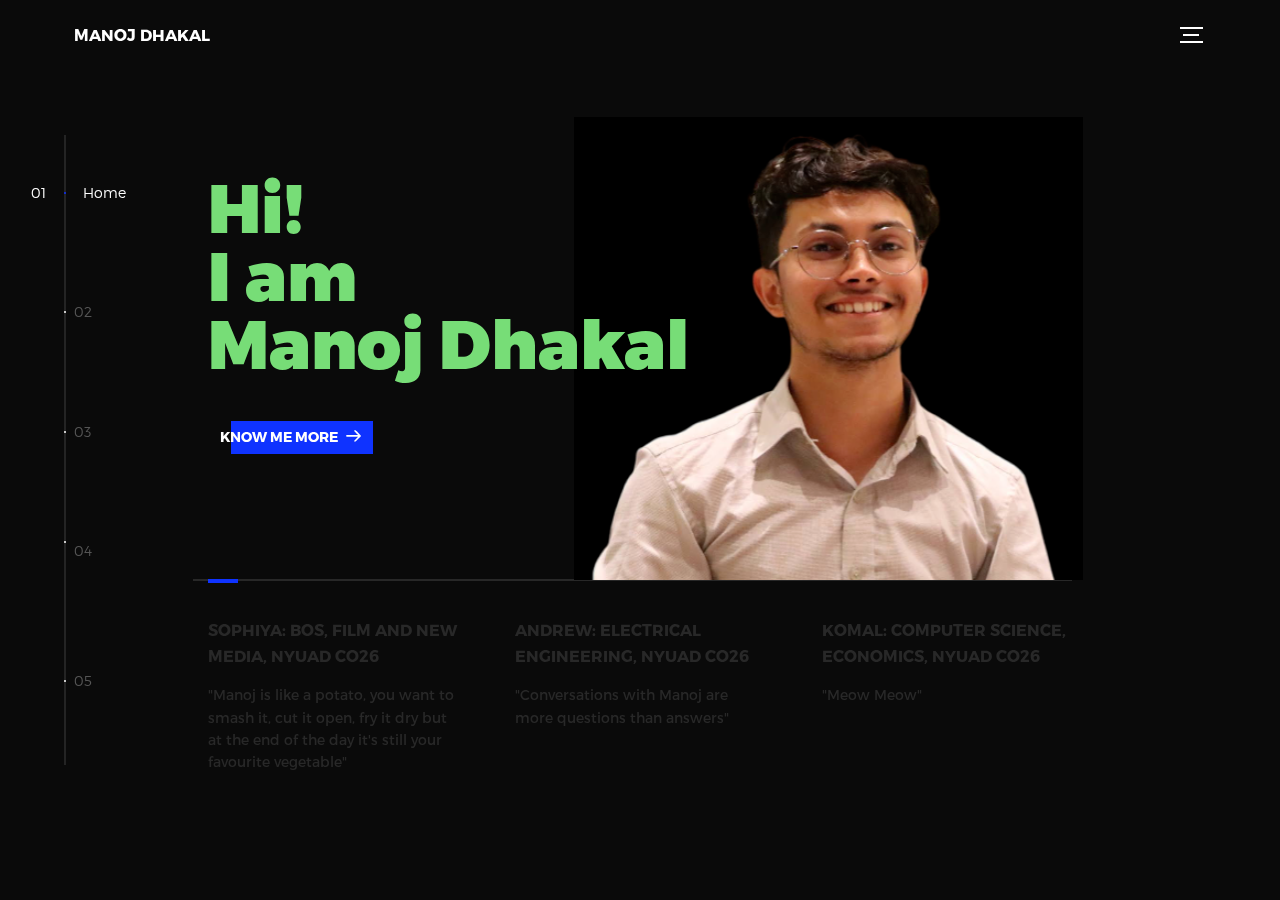
<file: index.html>
<!DOCTYPE html>
<html lang="en">
<head>
  <title>Manoj Dhakal</title>
  <meta charset="utf-8">
  <meta name="viewport" content="width=device-width, initial-scale=1">
  <meta http-equiv="X-UA-Compatible" content="IE=edge">
  <meta name="description" content="HTML5 website template">
  <meta name="keywords" content="global, template, html, sass, jquery">
  <meta name="author" content="Manoj Dhakal">
  <link rel="stylesheet" href="assets/css/main.css">
  <style>
.temp a {
  text-decoration: none;
  color: white;
}
.my-name{
  color: #77DD77;
}
.image-container {
  display: flex;
  flex-wrap: wrap;
}

.image-card {
  display: flex;
  flex-direction: column;
  align-items: center;
  text-align: center;
  width: 33.33%;
  padding: 20px;
  box-sizing: border-box;
  transition: transform 0.2s ease-in-out;
}
.image-card:hover{
  transform: scale(1.2);
}

.image-card img {
  max-width: 100%;
  height: 150px;
}

.image-card h3 {
  margin: 10px 0;
}

.image-card p {
  color: white;
}
.card-text{
  margin-top: 1px;
}
.this{
  text-decoration: none;
  color: white;
}

</style>

</head>
<body>

<!-- notification for small viewports and landscape oriented smartphones -->
<div class="device-notification">
  <a class="device-notification--logo" href="#0">
    <p>Manoj Dhakal</p>
  </a>
  <p class="device-notification--message">Hey there! If you want to know about me, I request you orient your device to portrait or find a larger screen. You won't be disappointed.</p>
</div>

<div class="perspective effect-rotate-left">
  <div class="container"><div class="outer-nav--return"></div>
    <div id="viewport" class="l-viewport">
      <div class="l-wrapper">
        <header class="header">
          <a class="header--logo" href="#0">

            <p>Manoj Dhakal</p>
          </a>
          <!--<button class="header--cta cta">Know Me More</button>-->
          <div class="header--nav-toggle">
            <span></span>
          </div>
        </header>
        <nav class="l-side-nav">
          <ul class="side-nav">
            <li class="is-active"><span>Home</span></li>
            <li><span>About</span></li>
            <li><span>Projects</span></li>
            <li><span>Experience/Jobs</span></li>
            <li><span>Know Me More</span></li>
          </ul>
        </nav>
        <ul class="l-main-content main-content">
          <li class="l-section section section--is-active">
            <div class="intro">
              <div class="intro--banner">
                <div class="my-name">
                <h1>Hi!<br>I am<br>Manoj Dhakal</h1>
                  </div>
                <button class="cta">Know Me More
                  <svg version="1.1" id="Layer_1" xmlns="http://www.w3.org/2000/svg" xmlns:xlink="http://www.w3.org/1999/xlink" x="0px" y="0px" viewBox="0 0 150 118" style="enable-background:new 0 0 150 118;" xml:space="preserve">
                  <g transform="translate(0.000000,118.000000) scale(0.100000,-0.100000)">
                    <path d="M870,1167c-34-17-55-57-46-90c3-15,81-100,194-211l187-185l-565-1c-431,0-571-3-590-13c-55-28-64-94-18-137c21-20,33-20,597-20h575l-192-193C800,103,794,94,849,39c20-20,39-29,61-29c28,0,63,30,298,262c147,144,272,271,279,282c30,51,23,60-219,304C947,1180,926,1196,870,1167z"/>
                  </g>
                  </svg>
                  <span class="btn-background"></span>
                </button>
                <img src="assets/img/introduction-visual.png" alt="Welcome">
              </div>
              <div class="intro--options">
                <a href="#0">
                  <h3>Sophiya: BOS, Film and New Media, NYUAD CO26</h3>
                  <p>"Manoj is like a potato, you want to smash it, cut it open, fry it dry but at the end of the day it's still your favourite vegetable"</p>
                </a>
                <a href="#0">
                  <h3>Andrew: Electrical Engineering, NYUAD CO26</h3>
                  <p>"Conversations with Manoj are more questions than answers"</p>
                </a>
                <a href="#0">
                  <h3>Komal: Computer Science, Economics, NYUAD CO26</h3>
                  <p>"Meow Meow"</p>
                </a>

              </div>
            </div>
          </li>
          <li class="l-section section">
            <div class="contact">

              <div class="contact--lockup">
                <h2>Computer Science, Philosophy & Applied Math,<br>
                Class of 2026, New York University Abu Dhabi  </h2>

                <div class="modal">

                  <div class="modal--information">
                    <p>Saadiyat Island, Abu Dhabi</p>
                    <a href="mailto:md5121@nyu.edu">md5121@nyu.edu</a>

                  </div>
                  <ul class="modal--options">
                    <li><a href="https://www.linkedin.com/in/manoj-dhakal-4950a71b7/" target="_blank">LINKEDIN</a></li>
                    <li><a href="https://www.instagram.com/swirling_atoms/" target="_blank">INSTAGRAM</a></li>
                    <li><a href="https://twitter.com/swirling_atoms" target="_blank">TWITTER</a></li>

                  </ul>
                </div>
              </div>
            </div>
          </li>

          <li class="l-section section">
            <div class="work">
              <h2>Selected Works</h2>
              <div class="work--lockup">
                <ul class="slider">




          

                   <li class="slider--item slider--item-left active">
                    <a href="https://www.youtube.com/@piJackMathman" target="_blank">
                      <div class="slider--item-image">
                        <img src="assets/img/logo_bojack.png" alt="Bojack">

                      </div>
                      <p class="slider--item-title">piJack Mathman</p>
                      <p class="slider--item-description">My solo Youtube project (phased out) where I make animated explanatory math videos using manim library in Python, inspired from 3blue1brown</p>
                    </a>
                  </li>
                  <li class="slider--item slider--item-center active">
                    <a href="https://www.youtube.com/@philosloppy" target="_blank">
                      <div class="slider--item-image">
                        <img src="assets/img/epistemic_spaghetti.png" alt="Poster">
                      </div>
                      <p class="slider--item-title">Epistemic Spaghetti</p>
                      <p class="slider--item-description">My solo Youtube project (currently running) where I make explanatory philosophical videos, catered to a non-philosophical audience</p>
                    </a>
                  </li>
                 

                  <li class="slider--item slider--item-right active">
                    <a href="">
                      <div class="slider--item-image">
                        <img src="assets/img/coming_soon.jpg" alt="thumbnail">
                      </div>
                      <p class="slider--item-title">Philosloppy</p>
                      <p class="slider--item-description">An ongoing project which uses Computer Science as a means for Philosophical ends ;) </p>
                    </a>
                  </li>





        </ul>
                <br>
                <br>
                <br>
                <h2>Other Works</h2>
                <div class="image-container">
                  <div class="image-card">
                    <a href="https://github.com/manoj-dhakal/data_karkhana.git" target="_blank">
                    <img src="assets/img/data_karkhana.png" alt="Image 1">
                      <div class = "this">
                    <h3>Data Karkhana</h3>
                      </div>
                    <p class="card-text">A Hybrid Model (p2p + client-server based) for File Sharing</p>
                    </a>

                  </div>

                  <div class="image-card">
                    <a href="">
                    <img src="assets/img/phil_paper.png" alt="Image 2">
                      <div class = "this">
                    <h3>Scientific Knowledge: Analysis ofFregean vs Russelian accounts...</h3>
                      </div>
                    <p class="card-text">Final Paper for my Philosophy of Language Class, Spring 2024</p>
                    </a>
                  </div>

                  <div class="image-card">
                    <a href ="https://samsad.vercel.app">
                    <img src="assets/img/samsad.jpeg" alt="Image 3" target="_blank">
                      <div class = "this">
                    <h3>Representation in Nepal</h3>
                      </div>
                    <p class="card-text">A group research under Incubate Nepal </p>
                    </a>
                  </div>
                </div>


                <div class="slider--prev">
                  <svg version="1.1" id="Layer_1" xmlns="http://www.w3.org/2000/svg" xmlns:xlink="http://www.w3.org/1999/xlink" x="0px" y="0px"
                  viewBox="0 0 150 118" style="enable-background:new 0 0 150 118;" xml:space="preserve">
                  <g transform="translate(0.000000,118.000000) scale(0.100000,-0.100000)">
                    <path d="M561,1169C525,1155,10,640,3,612c-3-13,1-36,8-52c8-15,134-145,281-289C527,41,562,10,590,10c22,0,41,9,61,29
                    c55,55,49,64-163,278L296,510h575c564,0,576,0,597,20c46,43,37,109-18,137c-19,10-159,13-590,13l-565,1l182,180
                    c101,99,187,188,193,199c16,30,12,57-12,84C631,1174,595,1183,561,1169z"/>
                  </g>
                  </svg>
                </div>
                <div class="slider--next">
                  <svg version="1.1" id="Layer_1" xmlns="http://www.w3.org/2000/svg" xmlns:xlink="http://www.w3.org/1999/xlink" x="0px" y="0px" viewBox="0 0 150 118" style="enable-background:new 0 0 150 118;" xml:space="preserve">
                  <g transform="translate(0.000000,118.000000) scale(0.100000,-0.100000)">
                    <path d="M870,1167c-34-17-55-57-46-90c3-15,81-100,194-211l187-185l-565-1c-431,0-571-3-590-13c-55-28-64-94-18-137c21-20,33-20,597-20h575l-192-193C800,103,794,94,849,39c20-20,39-29,61-29c28,0,63,30,298,262c147,144,272,271,279,282c30,51,23,60-219,304C947,1180,926,1196,870,1167z"/>
                  </g>
                  </svg>
                </div>
              </div>
            </div>
          </li>
          <li class="l-section section">
            <div class="about">
              <div class="about--banner">
                <h2>I<br>am<br>an<br>epistemic<br>spaghetti</h2>
                <a href="#0">Affiliations
                  <span>
                    <svg version="1.1" id="Layer_1" xmlns="http://www.w3.org/2000/svg" xmlns:xlink="http://www.w3.org/1999/xlink" x="0px" y="0px" viewBox="0 0 150 118" style="enable-background:new 0 0 150 118;" xml:space="preserve">
                    <g transform="translate(0.000000,118.000000) scale(0.100000,-0.100000)">
                      <path d="M870,1167c-34-17-55-57-46-90c3-15,81-100,194-211l187-185l-565-1c-431,0-571-3-590-13c-55-28-64-94-18-137c21-20,33-20,597-20h575l-192-193C800,103,794,94,849,39c20-20,39-29,61-29c28,0,63,30,298,262c147,144,272,271,279,282c30,51,23,60-219,304C947,1180,926,1196,870,1167z"/>
                    </g>
                    </svg>
                  </span>
                </a>
                <img src="assets/img/bg.jpg" alt="Me">
              </div>

              <div class="about--options">
                <a href="https://nyuad.nyu.edu/en/research/faculty-labs-and-projects/laboratory-for-computer-human-intelligence.html" target="_blank">
                  <h3>Student Researcher, Laboratory for Computer Human Interaction</h3>
                </a>
        
                
                <a href="https://www.eanyuad.org" target="_blank">
                  <h3>AGI Fellowship Falicitator,<br> IDEA Fellow</h3>
                </a>


                <a href="https://www.instagram.com/nyuadstugov/?hl=en" target="_blank">
                  <h3>Diversity Committee</h3>
                </a>

                
              </div>
            </div>
          </li>
          <li class="l-section section">
            <div class="hire">
              <h2>If you want to talk to me about any of these: </h2>
              <!-- checkout formspree.io for easy form setup -->
              <form class="work-request">
                <div class="work-request--options">
                  <span class="options-a">
                    <input id="opt-1" type="checkbox" value="app design">
                    <label for="opt-1">
                      <svg version="1.1" id="Layer_1" xmlns="http://www.w3.org/2000/svg" xmlns:xlink="http://www.w3.org/1999/xlink" x="0px" y="0px"
                      viewBox="0 0 150 111" style="enable-background:new 0 0 150 111;" xml:space="preserve">
                      <g transform="translate(0.000000,111.000000) scale(0.100000,-0.100000)">
                        <path d="M950,705L555,310L360,505C253,612,160,700,155,700c-6,0-44-34-85-75l-75-75l278-278L550-5l475,475c261,261,475,480,475,485c0,13-132,145-145,145C1349,1100,1167,922,950,705z"/>
                      </g>
                      </svg>
                      Philosophical musings

                    </label>
                    <input id="opt-2" type="checkbox" value="graphic design">
                    <label for="opt-2">
                      <svg version="1.1" id="Layer_1" xmlns="http://www.w3.org/2000/svg" xmlns:xlink="http://www.w3.org/1999/xlink" x="0px" y="0px"
                      viewBox="0 0 150 111" style="enable-background:new 0 0 150 111;" xml:space="preserve">
                      <g transform="translate(0.000000,111.000000) scale(0.100000,-0.100000)">
                        <path d="M950,705L555,310L360,505C253,612,160,700,155,700c-6,0-44-34-85-75l-75-75l278-278L550-5l475,475c261,261,475,480,475,485c0,13-132,145-145,145C1349,1100,1167,922,950,705z"/>
                      </g>
                      </svg>
                      Poetry/Writing
                    </label>
                    <input id="opt-3" type="checkbox" value="motion design">
                    <label for="opt-3">
                      <svg version="1.1" id="Layer_1" xmlns="http://www.w3.org/2000/svg" xmlns:xlink="http://www.w3.org/1999/xlink" x="0px" y="0px"
                      viewBox="0 0 150 111" style="enable-background:new 0 0 150 111;" xml:space="preserve">
                      <g transform="translate(0.000000,111.000000) scale(0.100000,-0.100000)">
                        <path d="M950,705L555,310L360,505C253,612,160,700,155,700c-6,0-44-34-85-75l-75-75l278-278L550-5l475,475c261,261,475,480,475,485c0,13-132,145-145,145C1349,1100,1167,922,950,705z"/>
                      </g>
                      </svg>
                      Math Animations
                    </label>
                  </span>
                  <span class="options-b">
                    <input id="opt-4" type="checkbox" value="ux design">
                    <label for="opt-4">
                      <svg version="1.1" id="Layer_1" xmlns="http://www.w3.org/2000/svg" xmlns:xlink="http://www.w3.org/1999/xlink" x="0px" y="0px"
                      viewBox="0 0 150 111" style="enable-background:new 0 0 150 111;" xml:space="preserve">
                      <g transform="translate(0.000000,111.000000) scale(0.100000,-0.100000)">
                        <path d="M950,705L555,310L360,505C253,612,160,700,155,700c-6,0-44-34-85-75l-75-75l278-278L550-5l475,475c261,261,475,480,475,485c0,13-132,145-145,145C1349,1100,1167,922,950,705z"/>
                      </g>
                      </svg>
                      Artificial Intelligence
                    </label>
                    <input id="opt-5" type="checkbox" value="webdesign">
                    <label for="opt-5">
                      <svg version="1.1" id="Layer_1" xmlns="http://www.w3.org/2000/svg" xmlns:xlink="http://www.w3.org/1999/xlink" x="0px" y="0px"
                      viewBox="0 0 150 111" style="enable-background:new 0 0 150 111;" xml:space="preserve">
                      <g transform="translate(0.000000,111.000000) scale(0.100000,-0.100000)">
                        <path d="M950,705L555,310L360,505C253,612,160,700,155,700c-6,0-44-34-85-75l-75-75l278-278L550-5l475,475c261,261,475,480,475,485c0,13-132,145-145,145C1349,1100,1167,922,950,705z"/>
                      </g>
                      </svg>
                      TV Series
                    </label>
                    <input id="opt-6" type="checkbox" value="marketing">
                    <label for="opt-6">
                      <svg version="1.1" id="Layer_1" xmlns="http://www.w3.org/2000/svg" xmlns:xlink="http://www.w3.org/1999/xlink" x="0px" y="0px"
                      viewBox="0 0 150 111" style="enable-background:new 0 0 150 111;" xml:space="preserve">
                      <g transform="translate(0.000000,111.000000) scale(0.100000,-0.100000)">
                        <path d="M950,705L555,310L360,505C253,612,160,700,155,700c-6,0-44-34-85-75l-75-75l278-278L550-5l475,475c261,261,475,480,475,485c0,13-132,145-145,145C1349,1100,1167,922,950,705z"/>
                      </g>
                      </svg>
                      Life, generally
                    </label>
                  </span>
                </div>


                <h2>Just tick options of your preference above and send me a screenshot at: </h2>
                <div class="temp">
                <h2><a href="mailto:md5121@nyu.edu">md5121@nyu.edu</a></h2>
                </div>





              </form>
            </div>
          </li>
        </ul>
      </div>
    </div>
  </div>
  <ul class="outer-nav">
    <li class="is-active">Home</li>
    <li>About</li>
    <li>Projects</li>
    <li>Experience/Jobs</li>

    <li>Know Me More</li>
  </ul>
</div>

<script src="https://ajax.googleapis.com/ajax/libs/jquery/2.2.4/jquery.min.js"></script>
<script>window.jQuery || document.write('<script src="assets/js/vendor/jquery-2.2.4.min.js"><\/script>')</script>
<script src="assets/js/functions-min.js"></script>
</body>
</html>
</file>
<file: assets/css/main.css>
@charset "UTF-8";
@font-face {
  font-family: "Montserrat";
  src: url("fonts/Montserrat-Black.eot");
  src: local("☺"), url("fonts/Montserrat-Black.woff") format("woff"), url("fonts/Montserrat-Black.ttf") format("truetype"), url("fonts/Montserrat-Black.svg") format("svg");
  font-weight: 900;
  font-style: normal;
}
@font-face {
  font-family: "Montserrat";
  src: url("fonts/Montserrat-Bold.eot");
  src: local("☺"), url("fonts/Montserrat-Bold.woff") format("woff"), url("fonts/Montserrat-Bold.ttf") format("truetype"), url("fonts/Montserrat-Bold.svg") format("svg");
  font-weight: 700;
  font-style: normal;
}
@font-face {
  font-family: "Montserrat";
  src: url("fonts/Montserrat-Regular.eot");
  src: local("☺"), url("fonts/Montserrat-Regular.woff") format("woff"), url("fonts/Montserrat-Regular.ttf") format("truetype"), url("fonts/Montserrat-Regular.svg") format("svg");
  font-weight: 400;
  font-style: normal;
}
@font-face {
  font-family: "Montserrat";
  src: url("fonts/Montserrat-Light.eot");
  src: local("☺"), url("fonts/Montserrat-Light.woff") format("woff"), url("fonts/Montserrat-Light.ttf") format("truetype"), url("fonts/Montserrat-Light.svg") format("svg");
  font-weight: 300;
  font-style: normal;
}
/*! normalize.css v3.0.2 | MIT License | git.io/normalize */
html {
  font-family: sans-serif;
  -ms-text-size-adjust: 100%;
  -webkit-text-size-adjust: 100%;
}

body {
  margin: 0;
}

article,
aside,
details,
figcaption,
figure,
footer,
header,
hgroup,
main,
menu,
nav,
section,
summary {
  display: block;
}

audio,
canvas,
progress,
video {
  display: inline-block;
  vertical-align: baseline;
}

audio:not([controls]) {
  display: none;
  height: 0;
}

[hidden],
template {
  display: none;
}

a {
  background-color: transparent;
}

a:active,
a:hover {
  outline: 0;
}

abbr[title] {
  border-bottom: 1px dotted;
}

b,
strong {
  font-weight: bold;
}

dfn {
  font-style: italic;
}

h1 {
  font-size: 2em;
  margin: 0.67em 0;
}

mark {
  background: #ff0;
  color: #000;
}

small {
  font-size: 80%;
}

sub,
sup {
  font-size: 75%;
  line-height: 0;
  position: relative;
  vertical-align: baseline;
}

sup {
  top: -0.5em;
}

sub {
  bottom: -0.25em;
}

img {
  border: 0;
}

svg:not(:root) {
  overflow: hidden;
}

figure {
  margin: 1em 40px;
}

hr {
  -moz-box-sizing: content-box;
  box-sizing: content-box;
  height: 0;
}

pre {
  overflow: auto;
}

code,
kbd,
pre,
samp {
  font-family: monospace, monospace;
  font-size: 1em;
}

button,
input,
optgroup,
select,
textarea {
  color: inherit;
  font: inherit;
  margin: 0;
}

button {
  overflow: visible;
}

button,
select {
  text-transform: none;
}

button,
html input[type=button],
input[type=reset],
input[type=submit] {
  -webkit-appearance: button;
  cursor: pointer;
}

button[disabled],
html input[disabled] {
  cursor: default;
}

button::-moz-focus-inner,
input::-moz-focus-inner {
  border: 0;
  padding: 0;
}

input {
  line-height: normal;
}

input[type=checkbox],
input[type=radio] {
  box-sizing: border-box;
  padding: 0;
}

input[type=number]::-webkit-inner-spin-button,
input[type=number]::-webkit-outer-spin-button {
  height: auto;
}

input[type=search] {
  -webkit-appearance: textfield;
  -moz-box-sizing: content-box;
  -webkit-box-sizing: content-box;
  box-sizing: content-box;
}

input[type=search]::-webkit-search-cancel-button,
input[type=search]::-webkit-search-decoration {
  -webkit-appearance: none;
}

fieldset {
  border: 1px solid #c0c0c0;
  margin: 0 2px;
  padding: 0.35em 0.625em 0.75em;
}

legend {
  border: 0;
  padding: 0;
}

textarea {
  overflow: auto;
}

optgroup {
  font-weight: bold;
}

table {
  border-collapse: collapse;
  border-spacing: 0;
}

td,
th {
  padding: 0;
}

::selection {
  background: #FFF498;
}

::-moz-selection {
  background: #FFF498;
}

img::selection {
  background: transparent;
}

img::-moz-selection {
  background: transparent;
}

body {
  -webkit-tap-highlight-color: #FFF498;
}

body {
  background-color: #0a0a0a;
  font-size: 14px;
  line-height: 1.6;
  font-family: "Montserrat", sans-serif;
  color: #fff;
  -webkit-font-smoothing: antialiased;
  -webkit-text-size-adjust: 100%;
}

.l-viewport {
  position: relative;
  width: 100%;
  height: 100vh;
  box-shadow: 0 0 45px 5px rgba(0, 0, 0, 0.85);
  overflow: hidden;
}

.l-wrapper {
  position: relative;
  width: 1440px;
  max-width: 90%;
  height: 100%;
  margin: 0 auto;
}

.l-side-nav {
  position: absolute;
  left: 0;
  display: flex;
  height: 100%;
  align-items: center;
}
.l-side-nav::before {
  content: "";
  position: absolute;
  top: 50%;
  left: 0;
  transform: translateY(-50%);
  width: 2px;
  height: 70%;
  max-height: 750px;
  background-color: #555;
  opacity: 0.35;
  z-index: 10;
}
@media (max-width: 1180px) {
  .l-side-nav {
    display: none;
  }
}

.l-main-content {
  position: relative;
  width: 100%;
  height: 100%;
  margin: 0;
  padding: 0;
  list-style: none;
}

.l-section {
  position: absolute;
  width: 100%;
  height: 100%;
}

.device-notification {
  display: none;
  position: fixed;
  top: 0;
  left: 0;
  width: 100%;
  height: 100%;
  flex-direction: column;
  align-items: center;
  justify-content: center;
  background-color: #0a0a0a;
  z-index: 12;
}
.device-notification--logo {
  display: flex;
  align-items: center;
  text-decoration: none;
  color: #fff;
}
.device-notification--logo p {
  margin: 0 0 0 10px;
  font-size: 16px;
  font-weight: 700;
  text-transform: uppercase;
}
.device-notification--message {
  width: 70%;
  margin: 30px 0 0 0;
  font-weight: 700;
  text-align: center;
}
@media (max-width: 767px) and (min-width: 601px) and (max-height: 680px) {
  .device-notification {
    display: flex;
  }
}
@media (max-width: 600px) and (min-width: 480px) and (max-height: 580px) {
  .device-notification {
    display: flex;
  }
}
@media (max-width: 736px) and (min-width: 360px) and (orientation: landscape) {
  .device-notification {
    display: flex;
  }
}
@media (max-width: 359px) {
  .device-notification {
    display: flex;
  }
}

.section {
  opacity: 0;
  visibility: hidden;
  transition: opacity 0.4s ease-in-out, visibility 0s 0.4s;
}
.section--is-active {
  opacity: 1;
  visibility: visible;
  z-index: 1;
  transition: opacity 0.4s ease-in-out 0.4s;
}
.section--next {
  transform: translateY(-45px);
  transition: transform 0.4s ease-in-out;
}
.section--prev {
  transform: translateY(45px);
  transition: transform 0.4s ease-in-out;
}

.header {
  position: absolute;
  top: 0;
  left: 0;
  display: flex;
  width: 100%;
  height: 70px;
  align-items: center;
  justify-content: space-between;
  z-index: 10;
}
.header--logo {
  display: flex;
  align-items: center;
  text-decoration: none;
  color: #fff;
}
.header--logo p {
  margin: 0 0 0 10px;
  font-size: 16px;
  font-weight: 700;
  text-transform: uppercase;
}
.header--nav-toggle {
  display: flex;
  width: 50px;
  height: 50px;
  flex-direction: column;
  align-items: center;
  justify-content: center;
  cursor: pointer;
}
.header--nav-toggle span, .header--nav-toggle::before, .header--nav-toggle::after {
  content: "";
  position: relative;
  width: 16px;
  height: 2px;
  background-color: #fff;
}
.header--nav-toggle::before {
  bottom: 5px;
  width: 23px;
}
.header--nav-toggle::after {
  top: 5px;
  width: 23px;
}
.header--cta {
  position: absolute;
  top: 50%;
  left: 50%;
  transform: translate(-50%, -50%);
  padding: 0 20px;
  line-height: 30px;
  text-decoration: none;
  color: #fff;
  font-weight: 700;
  text-transform: uppercase;
  background-color: #0f33ff;
  border: none;
  opacity: 0;
  visibility: hidden;
  transition: opacity 0.4s ease-in-out, visibility 0s 0.4s;
}
.header--cta:focus {
  outline: none;
}
.header--cta.is-active {
  opacity: 1;
  visibility: visible;
  transition: opacity 0.4s ease-in-out 0.4s;
}
@media (max-width: 767px) {
  .header--cta {
    display: none;
  }
}

.side-nav {
  position: relative;
  display: flex;
  width: 100px;
  height: 70%;
  max-height: 750px;
  flex-direction: column;
  justify-content: space-around;
  margin: 0;
  padding: 0;
  list-style-position: inside;
  z-index: 10;
}
.side-nav > li {
  position: relative;
  top: -5px;
  color: #fff;
  font-size: 6px;
  cursor: pointer;
}
.side-nav > li span {
  position: relative;
  top: 3px;
  left: 10px;
  color: #fff;
  font-size: 14px;
  font-weight: 300;
  opacity: 0;
  visibility: hidden;
}
.side-nav > li::before {
  position: absolute;
  top: 3px;
  left: 10px;
  color: #555;
  font-size: 14px;
  font-weight: 300;
}
.side-nav li:nth-child(1)::before {
  content: "01";
}
.side-nav li:nth-child(2)::before {
  content: "02";
}
.side-nav li:nth-child(3)::before {
  content: "03";
}
.side-nav li:nth-child(4)::before {
  content: "04";
}
.side-nav li:nth-child(5)::before {
  content: "05";
}
.side-nav li.is-active {
  color: #0f33ff;
  transition: color 0.4s ease-in-out;
}
.side-nav li.is-active span {
  opacity: 1;
  visibility: visible;
  transition: opacity 0.4s ease-in-out;
}
.side-nav li.is-active::before {
  left: -33px;
  color: #fff;
}

.intro {
  position: relative;
  display: flex;
  width: 900px;
  max-width: 75%;
  height: 100%;
  flex-direction: column;
  justify-content: center;
  margin: 0 auto;
}
@media (max-width: 1180px) {
  .intro {
    max-width: 100%;
  }
}
.intro--banner {
  position: relative;
  height: 475px;
}
.intro--banner::before {
  content: "";
  position: absolute;
  bottom: 20px;
  left: -15px;
  right: 0;
  height: 2px;
  background-color: #282828;
}
.intro--banner::after {
  content: "";
  position: absolute;
  bottom: 18px;
  left: 0;
  width: 30px;
  height: 4px;
  background-color: #0f33ff;
}
.intro--banner h1 {
  position: relative;
  font-size: 68px;
  font-weight: 900;
  line-height: 1;
  z-index: 1;
}
.intro--banner button {
  position: relative;
  padding: 5px 17px 5px 12px;
  font-weight: 700;
  text-transform: uppercase;
  background-color: transparent;
  border: none;
}
.intro--banner button .btn-background {
  position: absolute;
  top: 0;
  left: 23px;
  right: 0;
  height: 100%;
  background-color: #0f33ff;
  z-index: -1;
  transition: left 0.2s ease-in-out;
}
.intro--banner button:hover .btn-background {
  left: 0;
}
.intro--banner button:focus {
  outline: none;
}
.intro--banner button svg {
  position: relative;
  left: 5px;
  width: 15px;
  fill: #fff;
}
.intro--banner img {
  position: absolute;
  bottom: 21px;
  right: -12px;
}
.intro--options {
  display: flex;
  justify-content: space-between;
  margin: 0;
  padding: 0;
  list-style: none;
}
.intro--options > a {
  max-width: 250px;
  text-decoration: none;
  color: #282828;
  transition: color 0.2s ease-in-out;
}
.intro--options > a:hover {
  color: #fff;
}
.intro--options h3 {
  font-size: 16px;
  text-transform: uppercase;
}
.intro--options p {
  margin-bottom: 0;
}

@media (max-width: 900px) {
  .intro--banner {
    height: 380px;
  }
  .intro--banner h1 {
    font-size: 55px;
  }
  .intro--banner img {
    width: 430px;
  }
  .intro--options > a {
    margin-right: 30px;
  }
  .intro--options > a:last-child {
    margin-right: 0;
  }
}
@media (max-width: 767px) {
  .intro--banner {
    height: 305px;
  }
  .intro--banner h1 {
    font-size: 44px;
  }
  .intro--banner img {
    width: 330px;
  }
  .intro--options {
    display: block;
  }
  .intro--options > a {
    display: block;
    max-width: 100%;
    margin: 0 0 30px 0;
  }
  .intro--options > a:last-child {
    margin-bottom: 0;
  }
}
@media (max-width: 600px) {
  .intro--banner {
    height: 360px;
  }
  .intro--banner h1 {
    font-size: 55px;
  }
  .intro--banner img {
    display: none;
  }
}
@media (max-width: 600px) and (max-height: 750px) {
  .intro--banner {
    height: auto;
  }
  .intro--banner::before, .intro--banner::after {
    display: none;
  }
  .intro--banner h1 {
    margin-top: 0;
  }
  .intro--options {
    display: none;
  }
}
.work {
  position: relative;
  display: flex;
  width: 960px;
  max-width: 80%;
  height: 105%;
  flex-direction: column;
  justify-content: center;
  margin: 0 auto;
}
@media (max-width: 1180px) {
  .work {
    max-width: 100%;
  }
}
.work h2 {
  margin: 0 0 20px 0;
  font-size: 30px;
  text-align: center;
  color: #FFD1DC;
}
.work--lockup {
  position: relative;
}
.work--lockup .slider {
  position: relative;
  display: flex;
  width: 80%;
  margin: 0 auto;
  padding: 0;
  list-style: none;
}
.work--lockup .slider--item {
  position: absolute;
  display: none;
  text-align: center;
}
.work--lockup .slider--item a {
  text-decoration: none;
  color: #858585;
}
.work--lockup .slider--item-title {
  margin-top: 10px;
  font-size: 12px;
  font-weight: 700;
  text-transform: uppercase;
}
.work--lockup .slider--item-description {
  display: none;
  max-width: 250px;
  margin: 0 auto;
}
.work--lockup .slider--item-image {
  width: 150px;
  height: 150px;
  margin: 0 auto;
  border-radius: 50%;
  overflow: hidden;
}
.work--lockup .slider--item-image img {
  width: 100%;
}
.work--lockup .slider--item-left {
  top: 50%;
  left: 0;
  transform: translateY(-50%);
  display: block;
}
.work--lockup .slider--item-right {
  top: 50%;
  right: 0;
  transform: translateY(-50%);
  display: block;
}
.work--lockup .slider--item-center {
  position: relative;
  top: 30px;
  left: 50%;
  transform: translateX(-50%);
  display: block;
}
.work--lockup .slider--item-center a {
  color: #fff;
}
.work--lockup .slider--item-center .slider--item-title {
  margin-top: 25px;
  font-size: 16px;
}
.work--lockup .slider--item-center .slider--item-description {
  display: block;
  font-size: 13px;
}
.work--lockup .slider--item-center .slider--item-image {
  width: 150px;
  height: 150px;
}
.work--lockup .slider--next,
.work--lockup .slider--prev {
  position: absolute;
  top: 160px;
  display: flex;
  width: 50px;
  height: 50px;
  align-items: center;
  justify-content: center;
  background-color: #282828;
  border-radius: 50%;
  cursor: pointer;
}
.work--lockup .slider--next svg,
.work--lockup .slider--prev svg {
  width: 20px;
  fill: #fff;
}
.work--lockup .slider--next {
  right: 0;
}
.work--lockup .slider--prev {
  left: 0;
}

@media (max-width: 900px) {
  .work--lockup .slider--item-image {
    width: 120px;
    height: 120px;
  }
  .work--lockup .slider--item-center .slider--item-image {
    width: 240px;
    height: 240px;
  }
  .work--lockup .slider--next,
  .work--lockup .slider--prev {
    top: 130px;
  }
}
@media (max-width: 767px) {
  .work--lockup .slider {
    width: 75%;
  }
  .work--lockup .slider--item-image {
    width: 90px;
    height: 90px;
  }
  .work--lockup .slider--item-center .slider--item-image {
    width: 190px;
    height: 190px;
  }
  .work--lockup .slider--next,
  .work--lockup .slider--prev {
    top: 105px;
  }
}
@media (max-width: 600px) {
  .work--lockup .slider {
    width: auto;
  }
  .work--lockup .slider--item-left, .work--lockup .slider--item-right {
    display: none;
  }
}
.about {
  position: relative;
  display: flex;
  width: 900px;
  max-width: 75%;
  height: 100%;
  flex-direction: column;
  justify-content: center;
  margin: 0 auto;
}
@media (max-width: 1180px) {
  .about {
    max-width: 100%;
  }
}
.about--banner {
  position: relative;
  height: 475px;
}
.about--banner::before {
  content: "";
  position: absolute;
  top: 20px;
  left: 200px;
  transform: rotate(-25deg);
  border: 5px solid #0f33ff;
  border-right-color: transparent;
  border-bottom-color: transparent;
}
.about--banner::after {
  content: "";
  position: absolute;
  top: 75px;
  left: 400px;
  transform: rotate(45deg);
  width: 10px;
  height: 10px;
  background-color: #0f33ff;
}
.about--banner h2 {
  position: relative;
  margin-top: 35px;
  font-size: 68px;
  font-weight: 900;
  line-height: 1;
  z-index: 1;
}
.about--banner h2::before {
  content: "";
  position: absolute;
  top: 60px;
  left: 268px;
  width: 30px;
  height: 30px;
  background-color: #0f33ff;
  border-radius: 50%;
}
.about--banner h2::after {
  content: "";
  position: absolute;
  top: 255px;
  left: 255px;
  width: 10px;
  height: 10px;
  background-color: #0f33ff;
}
.about--banner a {
  padding: 5px 17px 5px 0;
  text-decoration: none;
  color: #fff;
  font-weight: 700;
  text-transform: uppercase;
  background-color: transparent;
}
.about--banner a:hover svg {
  left: 10px;
}
.about--banner a svg {
  position: relative;
  left: 5px;
  width: 15px;
  fill: #fff;
  transition: left 0.2s ease-in-out;
}
.about--banner img {
  position: absolute;
  bottom: -90px;
  right: -12px;
}
.about--options {
  display: flex;
  max-width: 700px;
  justify-content: space-between;
  margin: 0;
  padding: 0;
  list-style: none;
}
.about--options > a {
  position: relative;
  width: 180px;
  height: 150px;
  text-decoration: none;
  color: #fff;
  border: 5px solid #0f33ff;
  background-position: center;
  background-size: cover;
  background-repeat: no-repeat;
}
.about--options > a:nth-child(1) {
  background-image: url("../img/ea.png");
}
.about--options > a:nth-child(2) {
  background-image: url("../img/student_gov.png");
}
.about--options > a:nth-child(3) {
  background-image: url("../img/min.png");
}
.about--options > a:hover h3 {
  bottom: -50px;
}
.about--options h3 {
  position: absolute;
  bottom: -80px;
  left: 10px;
  font-size: 16px;
  text-transform: uppercase;
  transition: bottom 0.2s ease-in-out, left 0.2s ease-in-out;
}

@media (max-width: 767px) {
  .about--banner {
    height: 305px;
  }
  .about--banner::before {
    top: 0;
    left: 125px;
  }
  .about--banner::after {
    top: 35px;
    left: 260px;
  }
  .about--banner h2 {
    margin-top: 10px;
    font-size: 44px;
  }
  .about--banner h2::before {
    top: 28px;
    left: 168px;
  }
  .about--banner h2::after {
    top: 163px;
    left: 163px;
  }
  .about--banner img {
    width: 315px;
  }
}
@media (max-width: 600px) {
  .about--banner {
    height: auto;
  }
  .about--banner::before {
    left: 155px;
  }
  .about--banner::after {
    left: 310px;
  }
  .about--banner h2 {
    margin-top: 0;
    font-size: 55px;
  }
  .about--banner h2::before {
    top: 43px;
    left: 214px;
  }
  .about--banner h2::after {
    top: 205px;
    left: 205px;
  }
  .about--banner img {
    display: none;
  }
  .about--options {
    display: none;
  }
}
.contact {
  position: fixed;
  top: 0;
  left: 0;
  width: 100%;
  height: 100%;
  background-image: url("../img/contact-visual.png");
  background-position: center;
  background-size: cover;
  background-repeat: no-repeat;
}
.contact--lockup {
  position: relative;
  display: flex;
  width: 900px;
  max-width: 75%;
  height: 100%;
  align-items: center;
  justify-content: flex-end;
  margin: 0 auto;
}
@media (max-width: 1180px) {
  .contact--lockup {
    max-width: 90%;
  }
}
@media (max-width: 767px) {
  .contact--lockup {
    justify-content: center;
  }
}
.contact--lockup .modal {
  padding: 45px 45px;
  text-align: center;
  background-color: #0a0a0a;
  box-shadow: 0 0 30px 0 rgba(0, 0, 0, 0.75);
}
.contact--lockup .modal--information p,
.contact--lockup .modal--information a {
  display: block;
  margin: 14px 0;
  text-decoration: none;
  color: #fff;
  font-weight: 700;
}
.contact--lockup .modal--information p {
  margin-top: 0;
}
.contact--lockup .modal--options {
  margin: 0;
  padding: 0;
  list-style: none;
}
.contact--lockup .modal--options > li {
  width: 130px;
  margin: 0 auto 25px auto;
}
.contact--lockup .modal--options li:nth-child(1) {
  background-color: #8fce5c;
}
.contact--lockup .modal--options li:nth-child(2) {
  background-color: #ea4c89;
}
.contact--lockup .modal--options li:nth-child(3) {
  margin-bottom: 0;
  background-color: #0f33ff;
  text-transform: uppercase;
}
.contact--lockup .modal--options a {
  display: block;
  width: 100%;
  padding: 8px 0;
  text-decoration: none;
  color: #fff;
  font-weight: 700;
}

.hire {
  position: relative;
  display: flex;
  width: 700px;
  max-width: 75%;
  height: 100%;
  flex-direction: column;
  justify-content: center;
  margin: 0 auto;
}
@media (max-width: 1180px) {
  .hire {
    max-width: 100%;
  }
}
.hire h2 {
  margin: 0 0 20px 0;
  font-size: 30px;
  text-align: center;
}

.work-request {
  display: flex;
  width: 100%;
  flex-direction: column;
  align-items: center;
  color: #fff;
}
.work-request input[type=submit] {
  width: 400px;
  max-width: 100%;
  line-height: 50px;
  font-size: 16px;
  font-weight: 700;
  text-transform: uppercase;
  background-color: #0f33ff;
  border: none;
  border-radius: 0;
}
.work-request input[type=submit]:focus {
  outline: none;
}
.work-request--options {
  display: flex;
  width: 100%;
  flex-direction: column;
  align-items: center;
  margin: 30px 0;
}
.work-request--options .options-a {
  display: flex;
  width: 100%;
  justify-content: space-between;
}
.work-request--options .options-b {
  display: flex;
  width: 72%;
  flex-wrap: wrap;
  justify-content: space-around;
}
.work-request--options label {
  display: block;
  width: 200px;
  margin-bottom: 30px;
  line-height: 50px;
  font-size: 16px;
  font-weight: 700;
  text-align: center;
  border: 2px solid #fff;
  cursor: pointer;
  transition: background-color 0.2s ease-in-out, border-color 0.2s ease-in-out;
}
.work-request--options label svg {
  position: relative;
  left: -5px;
  width: 0;
  fill: #fff;
  transition: width 0.2s ease-in-out;
}
.work-request--options input[type=checkbox] {
  display: none;
}
.work-request--options input[type=checkbox]:checked + label {
  background-color: #0f33ff;
  border-color: #0f33ff;
}
.work-request--options input[type=checkbox]:checked + label svg {
  width: 15px;
}
.work-request--information {
  display: flex;
  width: 100%;
  justify-content: space-between;
  margin-bottom: 60px;
}
.work-request--information .information-name,
.work-request--information .information-email {
  position: relative;
  width: 45%;
  height: 50px;
  font-size: 30px;
  font-weight: 300;
}
.work-request--information input[type=text],
.work-request--information input[type=email] {
  width: 100%;
  padding: 0 0 5px 0;
  background-color: transparent;
  border: none;
  border-bottom: 1px solid #fff;
  border-radius: 0;
}
.work-request--information input[type=text]:focus,
.work-request--information input[type=email]:focus {
  outline: none;
  background-color: #0a0a0a;
}
.work-request--information label {
  position: absolute;
  top: 0;
  left: 0;
  pointer-events: none;
  transition: top 0.2s ease-in-out, font-size 0.2s ease-in-out;
}
.work-request--information input:focus + label,
.work-request--information input.has-value + label {
  top: -15px;
  font-size: 14px;
}

@media (max-width: 767px) {
  .work-request--options {
    flex-direction: row;
    justify-content: space-around;
  }
  .work-request--options .options-a,
  .work-request--options .options-b {
    display: block;
    width: auto;
  }
}
@media (max-width: 600px) {
  .work-request--options {
    margin: 20px 0;
  }
}
@media (max-width: 600px) and (max-width: 415px) {
  .work-request--options {
    justify-content: space-between;
  }
}
@media (max-width: 600px) {
  .work-request--options label {
    width: 150px;
    margin-bottom: 15px;
    font-size: 14px;
  }
  .work-request--options input[type=checkbox]:checked + label svg {
    width: 12px;
  }
  .work-request--information {
    margin-bottom: 30px;
  }
  .work-request--information .information-name,
  .work-request--information .information-email {
    height: 40px;
    font-size: 24px;
  }
}
.perspective {
  position: relative;
  width: 100%;
  height: 100%;
  overflow: hidden;
}
.perspective--modalview {
  position: fixed;
  perspective: 1500px;
}

.container {
  position: relative;
  transform: translateZ(0) translateX(0) rotateY(0deg);
  min-height: 100%;
  outline: 30px solid #0f33ff;
  transition: transform 0.4s;
}

.modalview .container {
  position: absolute;
  width: 100%;
  height: 100%;
  overflow: hidden;
  backface-visibility: hidden;
}

.effect-rotate-left .container {
  transform-origin: 0% 50%;
  transition: transform 0.4s;
}
.effect-rotate-left--animate .container {
  transform: translateZ(-1800px) translateX(-50%) rotateY(45deg);
  outline: 30px solid #0f33ff;
}

.outer-nav {
  position: absolute;
  top: 50%;
  left: 55%;
  transform: translateY(-50%);
  transform-style: preserve-3d;
  margin: 0;
  padding: 0;
  list-style: none;
  text-align: center;
  visibility: hidden;
  transition: visibility 0s 0.2s;
}
.outer-nav.is-vis {
  visibility: visible;
}
.outer-nav--return {
  position: absolute;
  top: 0;
  left: 0;
  width: 100%;
  height: 100%;
  display: none;
  cursor: pointer;
  z-index: 11;
}
.outer-nav--return.is-vis {
  display: block;
}
.outer-nav > li {
  transform-style: preserve-3d;
  transform: translateX(350px) translateZ(-1000px);
  font-size: 55px;
  font-weight: 900;
  opacity: 0;
  cursor: pointer;
  transition: transform 0.2s, opacity 0.2s;
}
.outer-nav > li.is-vis {
  transform: translateX(0) translateZ(0);
  opacity: 1;
  transition: transform 0.4s, opacity 0.4s;
}
.outer-nav > li::before {
  content: "";
  position: absolute;
  top: 50%;
  left: 50%;
  transform: translate(-50%, -25%);
  width: 110%;
  height: 15px;
  opacity: 0;
  background-color: #0f33ff;
}
.outer-nav > li.is-active::before {
  opacity: 1;
}
@media (max-width: 767px) {
  .outer-nav > li {
    font-size: 44px;
  }
}
@media (max-width: 600px) {
  .outer-nav > li {
    font-size: 34px;
  }
}
.outer-nav li.is-vis:nth-child(2) {
  transition-delay: 0.04s;
}
.outer-nav li.is-vis:nth-child(3) {
  transition-delay: 0.08s;
}
.outer-nav li.is-vis:nth-child(4) {
  transition-delay: 0.12s;
}
.outer-nav li.is-vis:nth-child(5) {
  transition-delay: 0.16s;
}

/*# sourceMappingURL=main.css.map */
</file>
